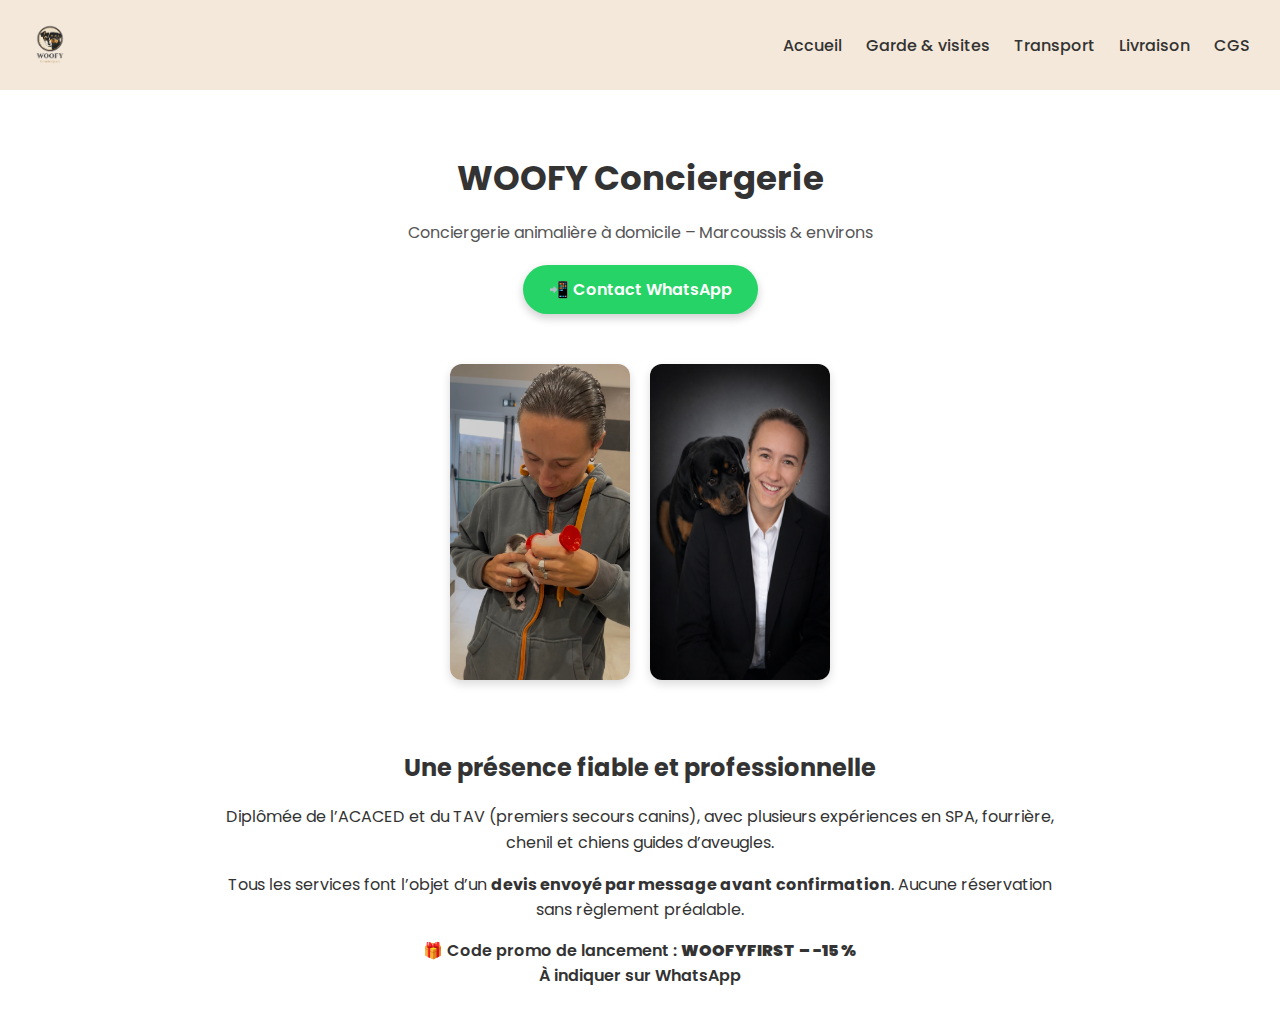
<file: index.html>
<!DOCTYPE html>
<html lang="fr">
<head>
  <meta charset="UTF-8">
  <title>WOOFY Conciergerie</title>
  <meta name="viewport" content="width=device-width, initial-scale=1.0">
  <link rel="stylesheet" href="style.css">
  <link href="https://fonts.googleapis.com/css2?family=Poppins:wght@300;400;600&display=swap" rel="stylesheet">
</head>

<body class="home-page">

<header class="site-header">
  <img src="images/logo.png" alt="Logo Woofy" class="logo">

  <nav class="nav">
    <a href="index.html">Accueil</a>
    <a href="garde-visite.html">Garde & visites</a>
    <a href="transport.html">Transport</a>
    <a href="livraison.html">Livraison</a>
    <a href="cgs.html">CGS</a>
  </nav>
</header>

<section class="hero">
  <h1>WOOFY Conciergerie</h1>
  <p>Conciergerie animalière à domicile – Marcoussis & environs</p>

  <a class="btn-whatsapp" href="https://wa.me/33629771911">
    📲 Contact WhatsApp
  </a>
</section>

<section class="home-images">
  <img src="images/photo1.jpg" alt="Garde animale">
  <img src="images/photo2.jpg" alt="Soins animaliers">
</section>

<section class="home-text">
  <h2>Une présence fiable et professionnelle</h2>

  <p>
    Diplômée de l’ACACED et du TAV (premiers secours canins),  
    avec plusieurs expériences en SPA, fourrière, chenil et chiens guides d’aveugles.
  </p>

  <p>
    Tous les services font l’objet d’un <strong>devis envoyé par message avant confirmation</strong>.  
    Aucune réservation sans règlement préalable.
  </p>

  <p class="promo">
    🎁 Code promo de lancement : <strong>WOOFYFIRST – -15 %</strong><br>
    À indiquer sur WhatsApp
  </p>
</section>

</body>
</html>
</file>
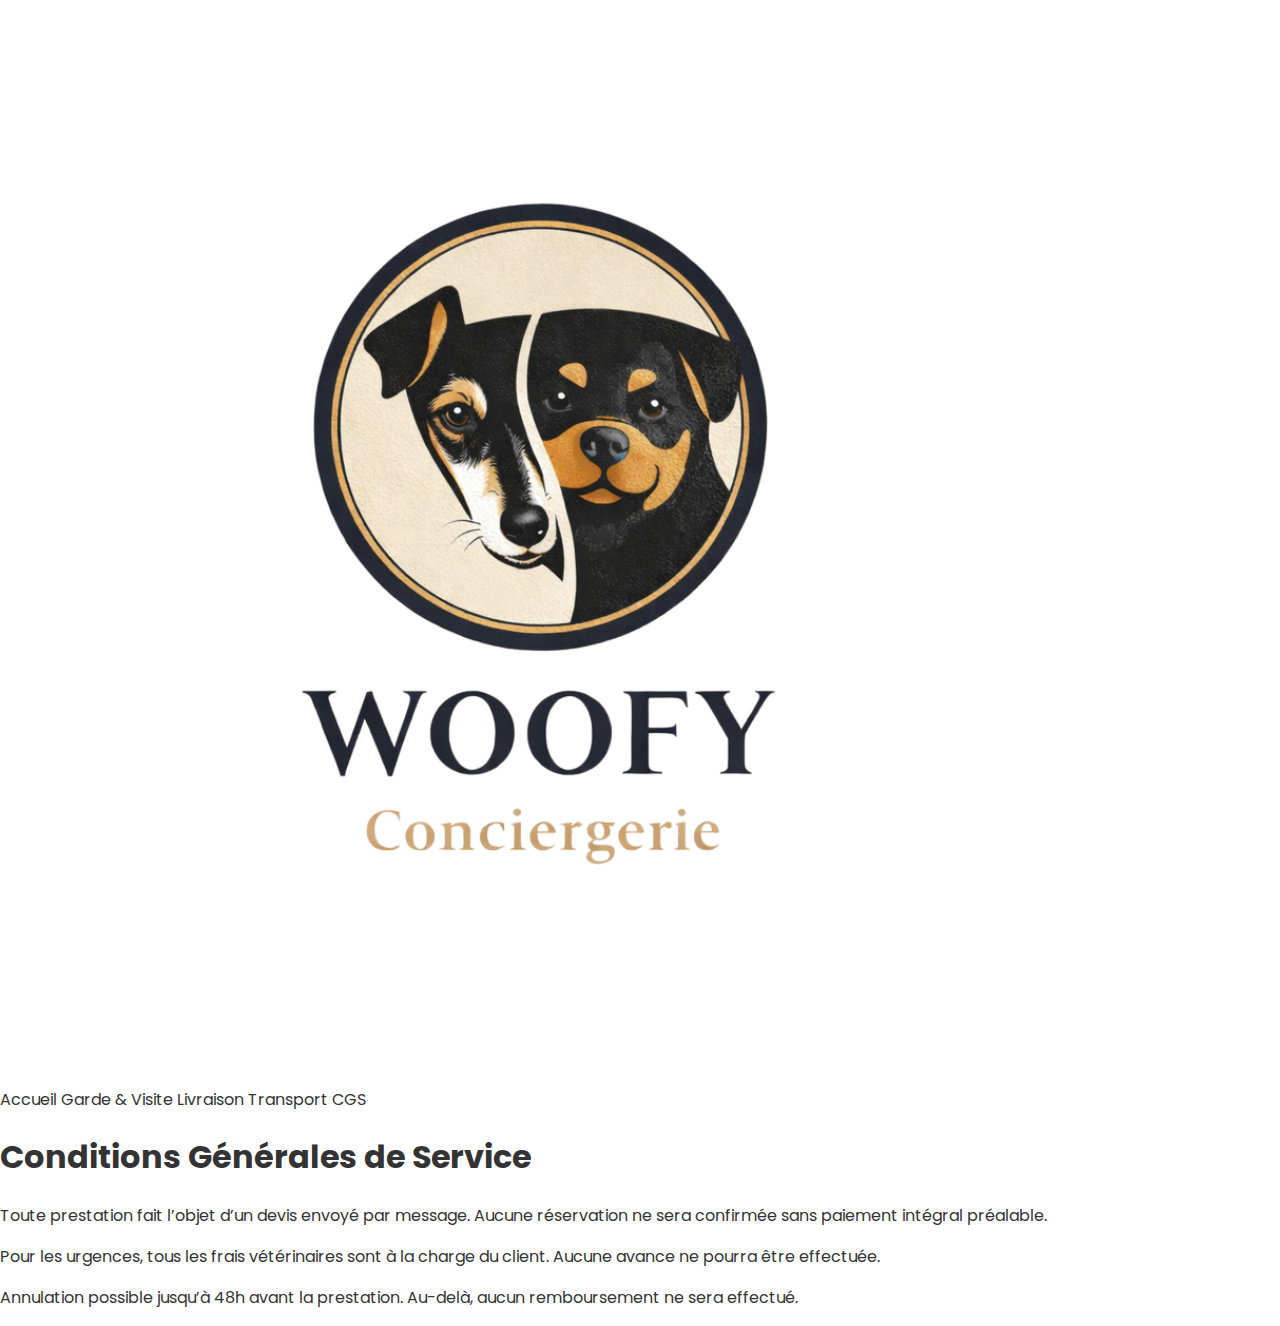
<file: cgs.html>
<!DOCTYPE html>
<html lang="fr">
<head>
<meta charset="UTF-8">
<meta name="viewport" content="width=device-width, initial-scale=1.0">
<title>Conditions Générales</title>

<link href="https://fonts.googleapis.com/css2?family=Poppins:wght@300;400;500;600&display=swap" rel="stylesheet">
<link rel="stylesheet" href="style.css">
</head>

<body>

<header>
<img src="images/logo.png">
<nav>
<a href="index.html">Accueil</a>
<a href="garde-visite.html">Garde & Visite</a>
<a href="livraison.html">Livraison</a>
<a href="transport.html">Transport</a>
<a href="cgs.html">CGS</a>
</nav>
</header>

<div class="container">

<h1>Conditions Générales de Service</h1>

<p>
Toute prestation fait l’objet d’un devis envoyé par message.
Aucune réservation ne sera confirmée sans paiement intégral préalable.
</p>

<p>
Pour les urgences, tous les frais vétérinaires sont à la charge du client.
Aucune avance ne pourra être effectuée.
</p>

<p>
Annulation possible jusqu’à 48h avant la prestation.
Au-delà, aucun remboursement ne sera effectué.
</p>

</div>

</body>
</html>
</file>
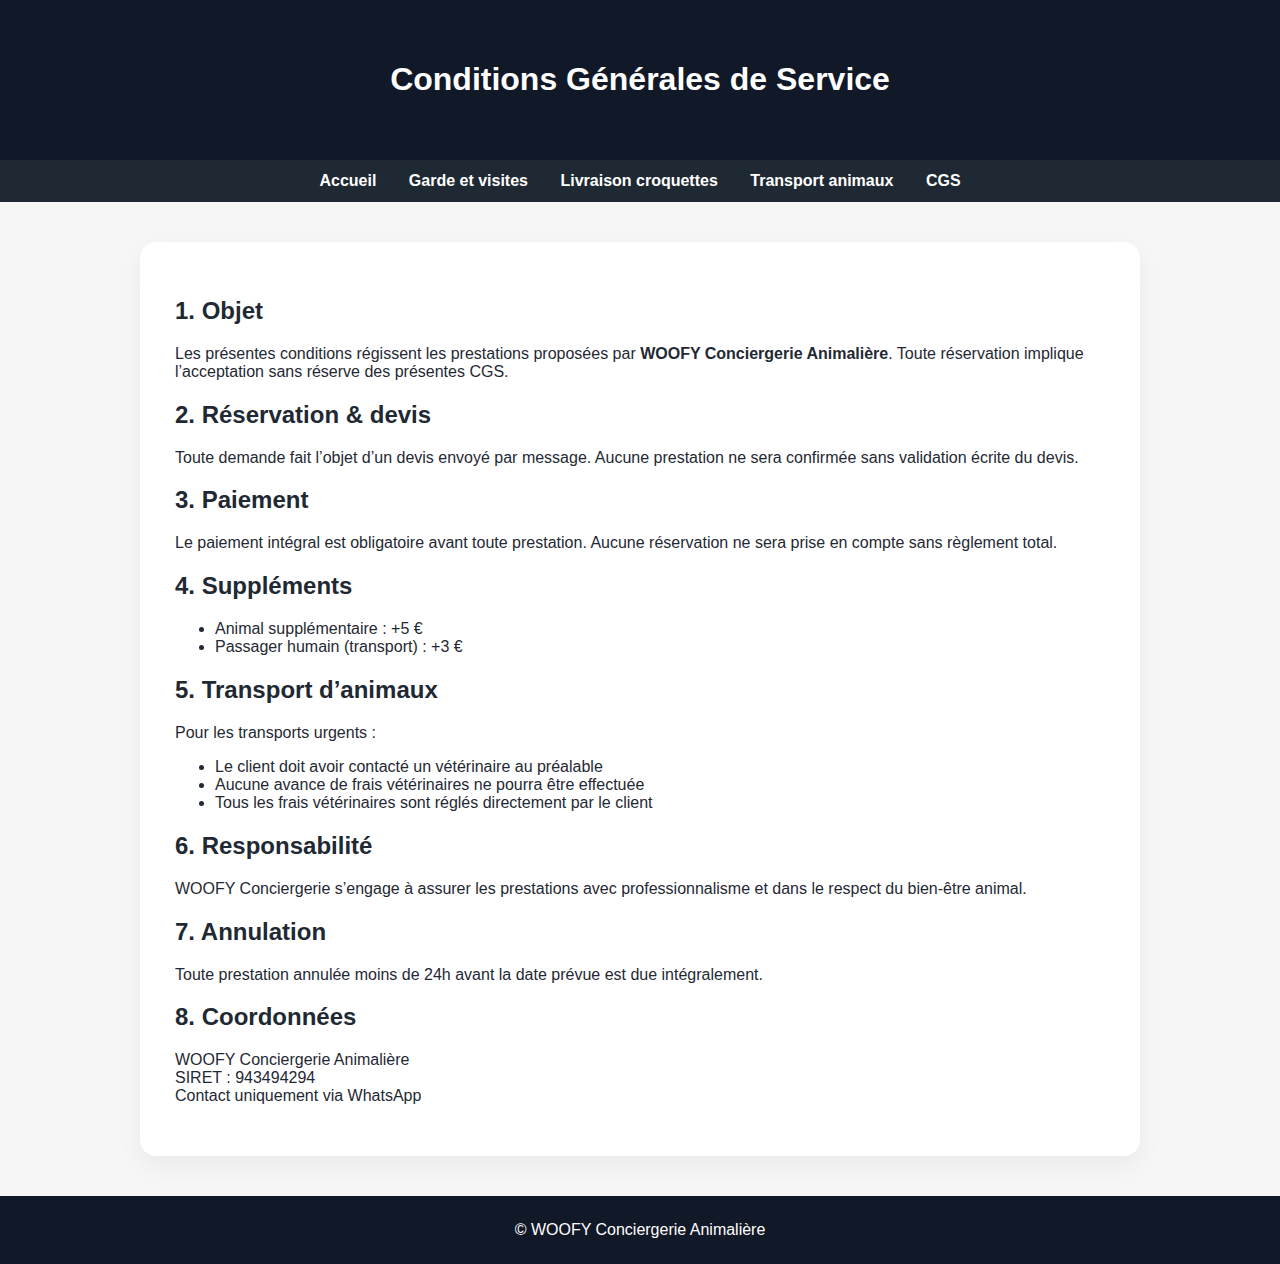
<file: conditions.html>
<!DOCTYPE html>
<html lang="fr">
<head>
<meta charset="UTF-8">
<title>Conditions Générales – WOOFY Conciergerie</title>
<meta name="viewport" content="width=device-width, initial-scale=1.0">
<style>
body{margin:0;font-family:Arial,Helvetica,sans-serif;background:#f6f6f6;color:#1f2933}
header{background:#111827;color:#fff;padding:40px 20px;text-align:center}
nav{background:#1f2933;padding:12px;text-align:center}
nav a{color:#fff;margin:0 14px;text-decoration:none;font-weight:bold}
section{max-width:1000px;margin:auto;padding:40px 20px}
.card{background:#fff;padding:35px;border-radius:16px;box-shadow:0 10px 25px rgba(0,0,0,.05)}
footer{background:#111827;color:#fff;text-align:center;padding:25px}
</style>
</head>

<body>

<header>
<h1>Conditions Générales de Service</h1>
</header>

<nav>
  <a href="index.html">Accueil</a>
  <a href="garde-visites.html">Garde et visites</a>
  <a href="livraison-croquettes.html">Livraison croquettes</a>
  <a href="transport-animaux.html">Transport animaux</a>
  <a href="conditions.html">CGS</a>
</nav>

<section>
<div class="card">

<h2>1. Objet</h2>
<p>
Les présentes conditions régissent les prestations proposées par
<strong>WOOFY Conciergerie Animalière</strong>.
Toute réservation implique l’acceptation sans réserve des présentes CGS.
</p>

<h2>2. Réservation & devis</h2>
<p>
Toute demande fait l’objet d’un devis envoyé par message.
Aucune prestation ne sera confirmée sans validation écrite du devis.
</p>

<h2>3. Paiement</h2>
<p>
Le paiement intégral est obligatoire avant toute prestation.
Aucune réservation ne sera prise en compte sans règlement total.
</p>

<h2>4. Suppléments</h2>
<ul>
<li>Animal supplémentaire : +5 €</li>
<li>Passager humain (transport) : +3 €</li>
</ul>

<h2>5. Transport d’animaux</h2>
<p>
Pour les transports urgents :
</p>
<ul>
<li>Le client doit avoir contacté un vétérinaire au préalable</li>
<li>Aucune avance de frais vétérinaires ne pourra être effectuée</li>
<li>Tous les frais vétérinaires sont réglés directement par le client</li>
</ul>

<h2>6. Responsabilité</h2>
<p>
WOOFY Conciergerie s’engage à assurer les prestations avec professionnalisme
et dans le respect du bien-être animal.
</p>

<h2>7. Annulation</h2>
<p>
Toute prestation annulée moins de 24h avant la date prévue est due intégralement.
</p>

<h2>8. Coordonnées</h2>
<p>
WOOFY Conciergerie Animalière<br>
SIRET : 943494294<br>
Contact uniquement via WhatsApp
</p>

</div>
</section>

<footer>
© WOOFY Conciergerie Animalière
</footer>

</body>
</html>
</file>
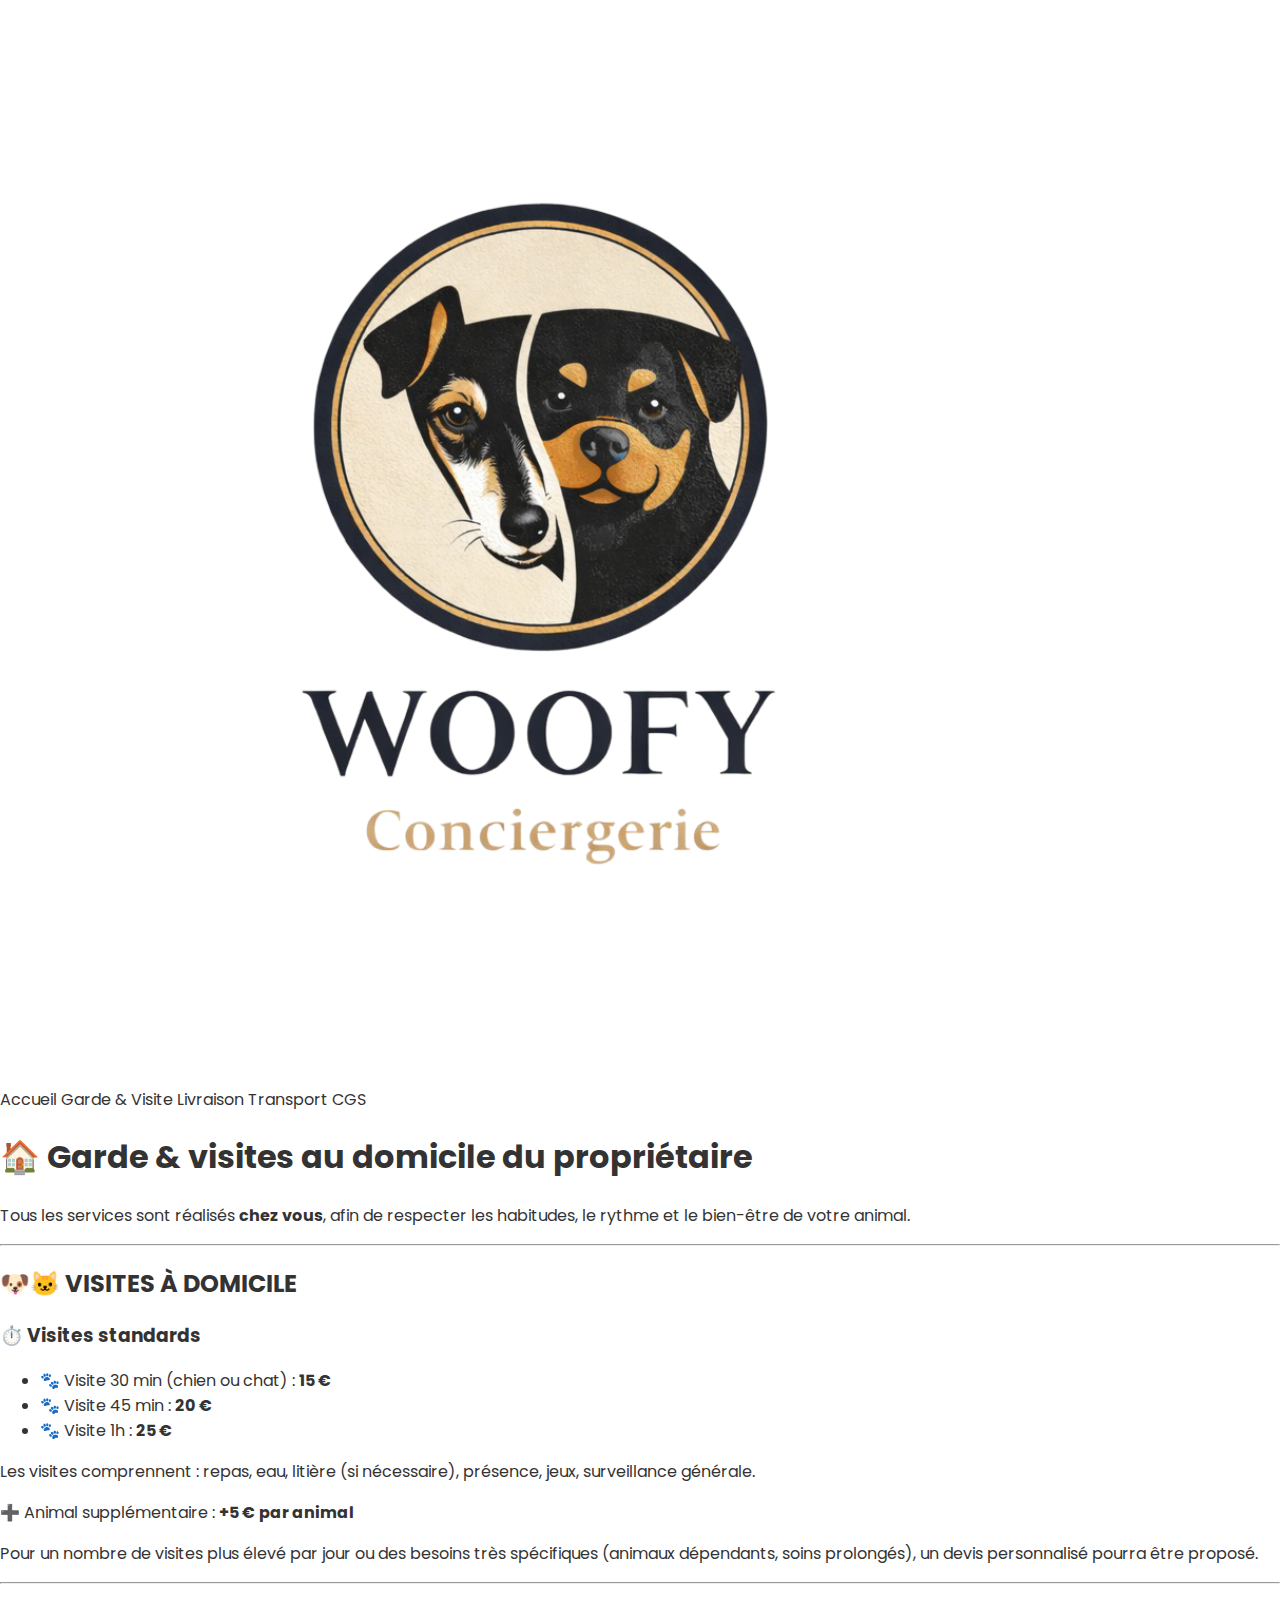
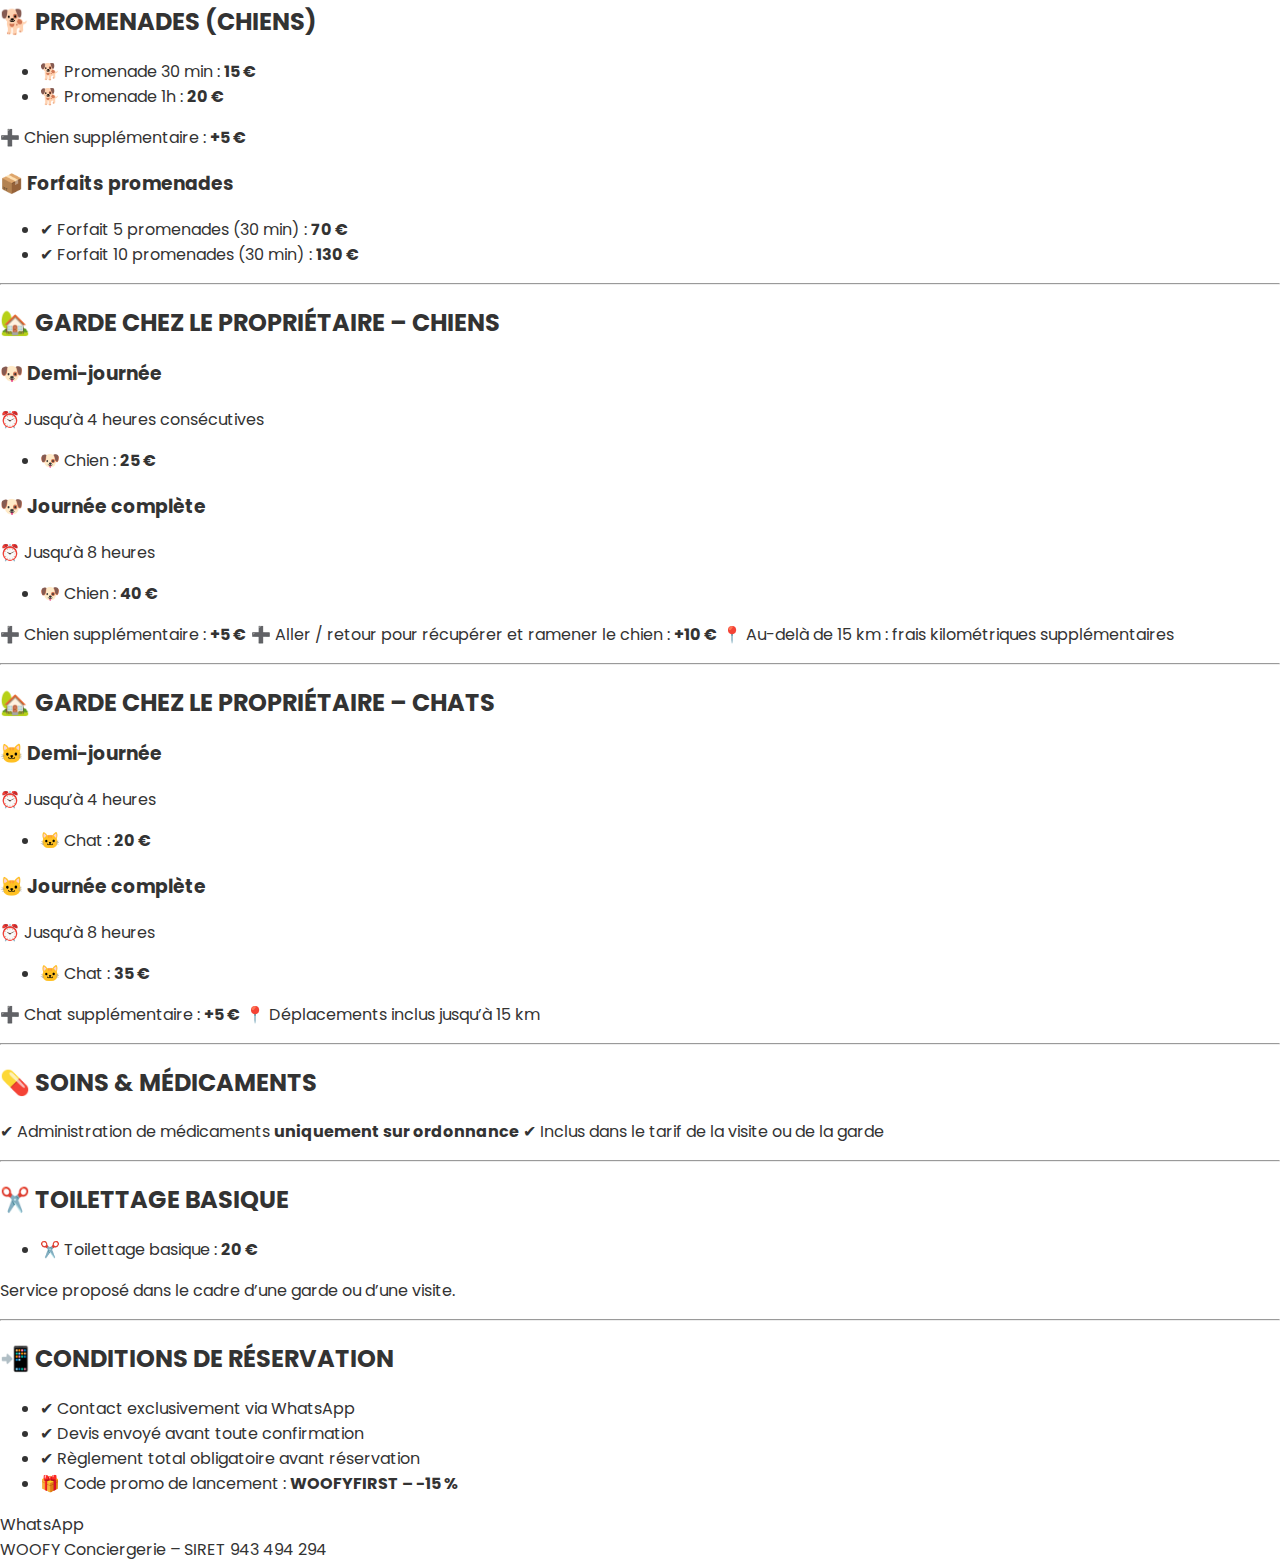
<file: garde-visite.html>
<!DOCTYPE html>
<html lang="fr">
<head>
<meta charset="UTF-8">
<meta name="viewport" content="width=device-width, initial-scale=1.0">
<title>Garde & Visite – WOOFY Conciergerie</title>

<link href="https://fonts.googleapis.com/css2?family=Poppins:wght@300;400;500;600&display=swap" rel="stylesheet">
<link rel="stylesheet" href="style.css">
</head>

<body>

<header>
  <img src="images/logo.png" alt="WOOFY Conciergerie">
  <nav>
    <a href="index.html">Accueil</a>
    <a href="garde-visite.html">Garde & Visite</a>
    <a href="livraison.html">Livraison</a>
    <a href="transport.html">Transport</a>
    <a href="cgs.html">CGS</a>
  </nav>
</header>

<div class="container">

<h1>🏠 Garde & visites au domicile du propriétaire</h1>

<p>
Tous les services sont réalisés <strong>chez vous</strong>, afin de respecter
les habitudes, le rythme et le bien-être de votre animal.
</p>

<hr>

<h2>🐶🐱 VISITES À DOMICILE</h2>

<h3>⏱️ Visites standards</h3>

<ul>
  <li>🐾 Visite 30 min (chien ou chat) : <strong>15 €</strong></li>
  <li>🐾 Visite 45 min : <strong>20 €</strong></li>
  <li>🐾 Visite 1h : <strong>25 €</strong></li>
</ul>

<p>
Les visites comprennent :
repas, eau, litière (si nécessaire), présence, jeux, surveillance générale.
</p>

<p>
➕ Animal supplémentaire : <strong>+5 € par animal</strong>
</p>

<p>
Pour un nombre de visites plus élevé par jour ou des besoins très spécifiques
(animaux dépendants, soins prolongés),
un devis personnalisé pourra être proposé.
</p>

<hr>

<h2>🐕 PROMENADES (CHIENS)</h2>

<ul>
  <li>🐕 Promenade 30 min : <strong>15 €</strong></li>
  <li>🐕 Promenade 1h : <strong>20 €</strong></li>
</ul>

<p>
➕ Chien supplémentaire : <strong>+5 €</strong>
</p>

<h3>📦 Forfaits promenades</h3>

<ul>
  <li>✔ Forfait 5 promenades (30 min) : <strong>70 €</strong></li>
  <li>✔ Forfait 10 promenades (30 min) : <strong>130 €</strong></li>
</ul>

<hr>

<h2>🏡 GARDE CHEZ LE PROPRIÉTAIRE – CHIENS</h2>

<h3>🐶 Demi-journée</h3>
<p>⏰ Jusqu’à 4 heures consécutives</p>
<ul>
  <li>🐶 Chien : <strong>25 €</strong></li>
</ul>

<h3>🐶 Journée complète</h3>
<p>⏰ Jusqu’à 8 heures</p>
<ul>
  <li>🐶 Chien : <strong>40 €</strong></li>
</ul>

<p>
➕ Chien supplémentaire : <strong>+5 €</strong>  
➕ Aller / retour pour récupérer et ramener le chien : <strong>+10 €</strong>  
📍 Au-delà de 15 km : frais kilométriques supplémentaires
</p>

<hr>

<h2>🏡 GARDE CHEZ LE PROPRIÉTAIRE – CHATS</h2>

<h3>🐱 Demi-journée</h3>
<p>⏰ Jusqu’à 4 heures</p>
<ul>
  <li>🐱 Chat : <strong>20 €</strong></li>
</ul>

<h3>🐱 Journée complète</h3>
<p>⏰ Jusqu’à 8 heures</p>
<ul>
  <li>🐱 Chat : <strong>35 €</strong></li>
</ul>

<p>
➕ Chat supplémentaire : <strong>+5 €</strong>  
📍 Déplacements inclus jusqu’à 15 km
</p>

<hr>

<h2>💊 SOINS & MÉDICAMENTS</h2>

<p>
✔ Administration de médicaments <strong>uniquement sur ordonnance</strong>  
✔ Inclus dans le tarif de la visite ou de la garde
</p>

<hr>

<h2>✂️ TOILETTAGE BASIQUE</h2>

<ul>
  <li>✂️ Toilettage basique : <strong>20 €</strong></li>
</ul>

<p>
Service proposé dans le cadre d’une garde ou d’une visite.
</p>

<hr>

<h2>📲 CONDITIONS DE RÉSERVATION</h2>

<ul>
  <li>✔ Contact exclusivement via WhatsApp</li>
  <li>✔ Devis envoyé avant toute confirmation</li>
  <li>✔ Règlement total obligatoire avant réservation</li>
  <li>🎁 Code promo de lancement : <strong>WOOFYFIRST – -15 %</strong></li>
</ul>

</div>

<a class="whatsapp-btn" href="https://wa.me/33629771911">WhatsApp</a>

<footer>
  WOOFY Conciergerie – SIRET 943 494 294
</footer>

</body>
</html>
</file>
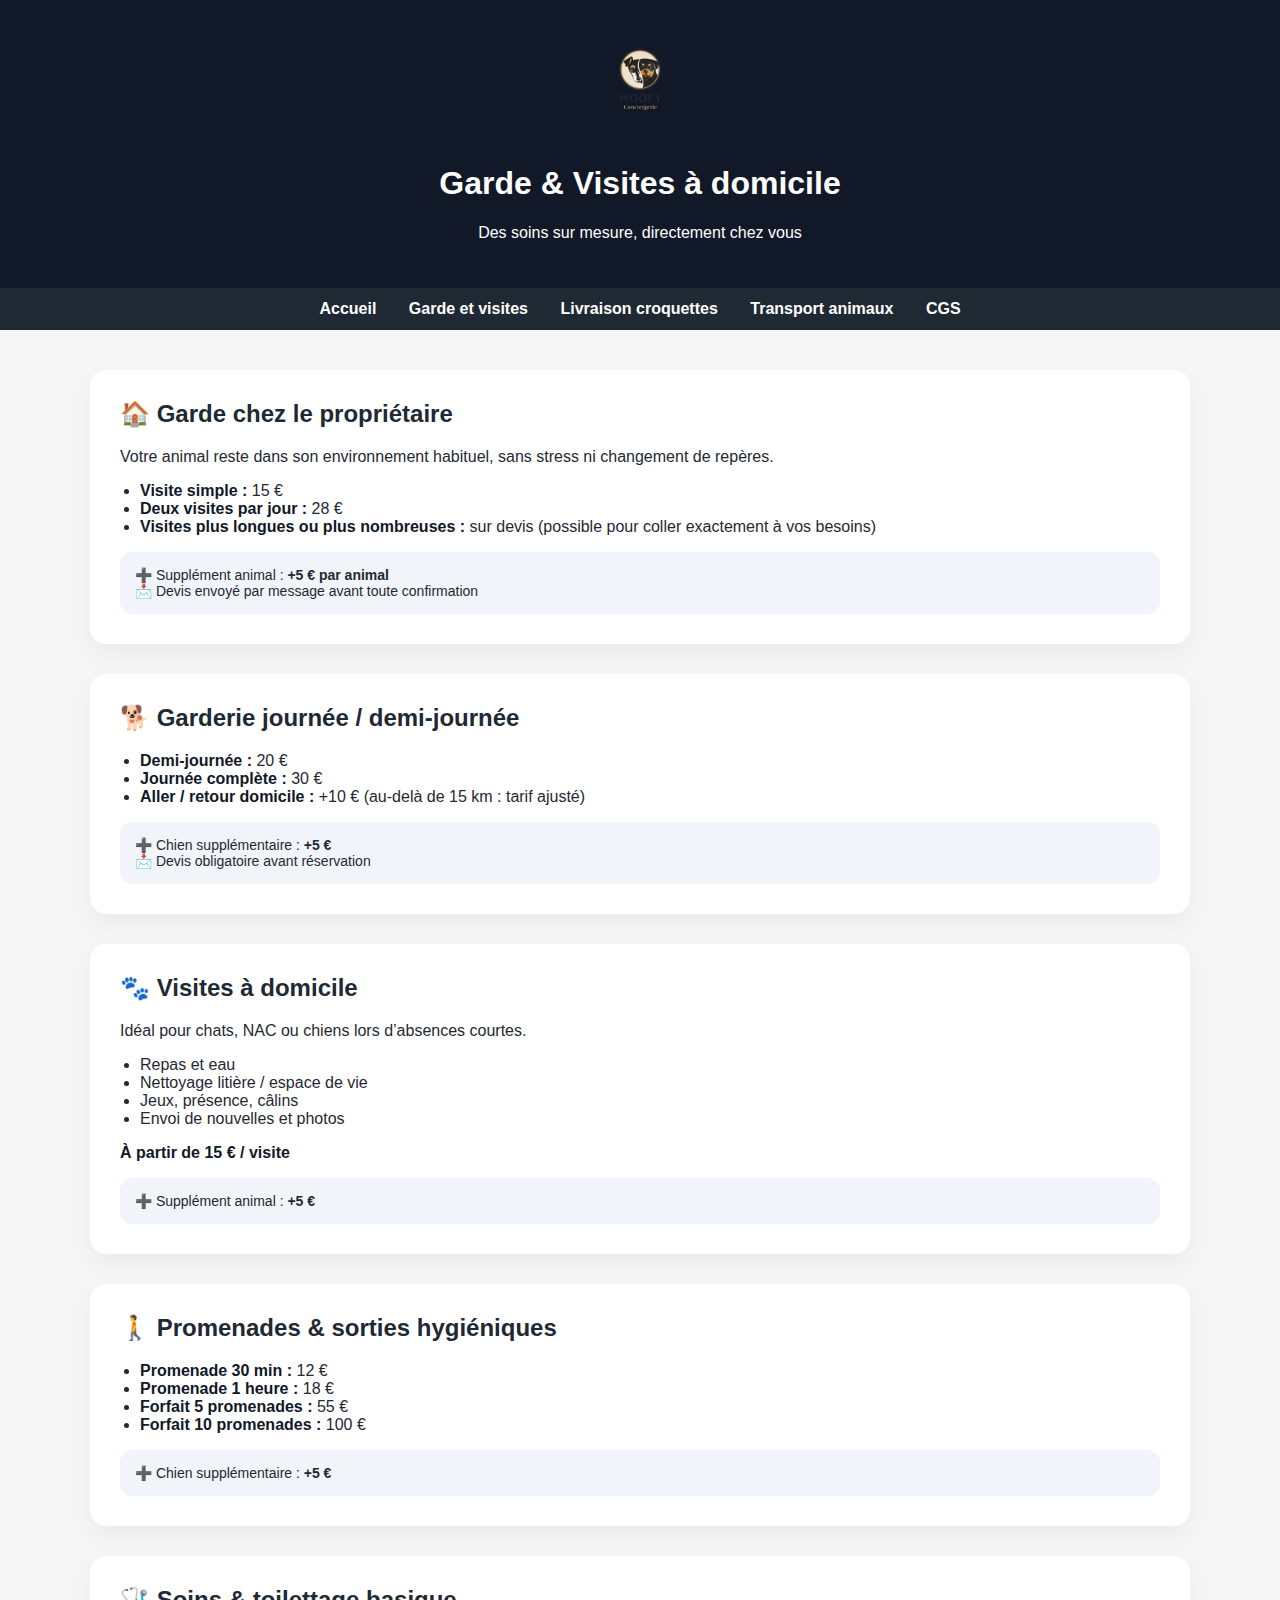
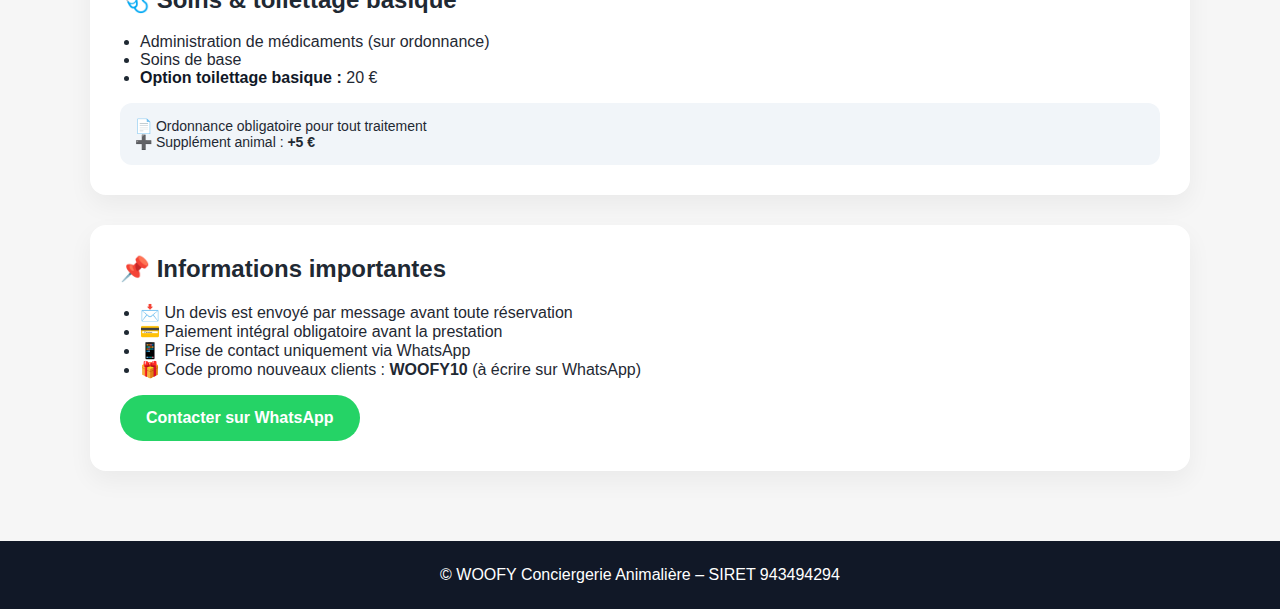
<file: garde-visites.html>
<!DOCTYPE html>
<html lang="fr">
<head>
<meta charset="UTF-8">
<title>Garde et visites – WOOFY Conciergerie</title>
<meta name="viewport" content="width=device-width, initial-scale=1.0">
<style>
body{margin:0;font-family:Arial,Helvetica,sans-serif;background:#f6f6f6;color:#1f2933}
header{background:#111827;color:#fff;padding:30px 20px;text-align:center}
header img{max-width:100px;margin-bottom:10px}
nav{background:#1f2933;padding:12px;text-align:center}
nav a{color:#fff;margin:0 14px;text-decoration:none;font-weight:bold}
section{max-width:1100px;margin:auto;padding:40px 20px}
.card{background:#fff;padding:30px;border-radius:16px;box-shadow:0 10px 25px rgba(0,0,0,.05);margin-bottom:30px}
h2{margin-top:0}
.price{font-weight:bold;color:#111827}
ul{padding-left:20px}
.btn{background:#25D366;color:#fff;padding:14px 26px;border-radius:30px;text-decoration:none;font-weight:bold;display:inline-block}
footer{background:#111827;color:#fff;text-align:center;padding:25px}
.note{background:#f1f5f9;padding:15px;border-radius:12px;margin-top:15px;font-size:14px}
</style>
</head>

<body>

<header>
  <img src="logo.png" alt="Woofy">
  <h1>Garde & Visites à domicile</h1>
  <p>Des soins sur mesure, directement chez vous</p>
</header>

<nav>
  <a href="index.html">Accueil</a>
  <a href="garde-visites.html">Garde et visites</a>
  <a href="livraison-croquettes.html">Livraison croquettes</a>
  <a href="transport-animaux.html">Transport animaux</a>
  <a href="conditions.html">CGS</a>
</nav>

<section>

<div class="card">
<h2>🏠 Garde chez le propriétaire</h2>
<p>
Votre animal reste dans son environnement habituel, sans stress ni changement de repères.
</p>
<ul>
<li><span class="price">Visite simple :</span> 15 €</li>
<li><span class="price">Deux visites par jour :</span> 28 €</li>
<li><span class="price">Visites plus longues ou plus nombreuses :</span> sur devis (possible pour coller exactement à vos besoins)</li>
</ul>
<div class="note">
➕ Supplément animal : <strong>+5 € par animal</strong><br>
📩 Devis envoyé par message avant toute confirmation
</div>
</div>

<div class="card">
<h2>🐕 Garderie journée / demi-journée</h2>
<ul>
<li><span class="price">Demi-journée :</span> 20 €</li>
<li><span class="price">Journée complète :</span> 30 €</li>
<li><span class="price">Aller / retour domicile :</span> +10 € (au-delà de 15 km : tarif ajusté)</li>
</ul>
<div class="note">
➕ Chien supplémentaire : <strong>+5 €</strong><br>
📩 Devis obligatoire avant réservation
</div>
</div>

<div class="card">
<h2>🐾 Visites à domicile</h2>
<p>
Idéal pour chats, NAC ou chiens lors d’absences courtes.
</p>
<ul>
<li>Repas et eau</li>
<li>Nettoyage litière / espace de vie</li>
<li>Jeux, présence, câlins</li>
<li>Envoi de nouvelles et photos</li>
</ul>
<p class="price">À partir de 15 € / visite</p>
<div class="note">
➕ Supplément animal : <strong>+5 €</strong>
</div>
</div>

<div class="card">
<h2>🚶 Promenades & sorties hygiéniques</h2>
<ul>
<li><span class="price">Promenade 30 min :</span> 12 €</li>
<li><span class="price">Promenade 1 heure :</span> 18 €</li>
<li><span class="price">Forfait 5 promenades :</span> 55 €</li>
<li><span class="price">Forfait 10 promenades :</span> 100 €</li>
</ul>
<div class="note">
➕ Chien supplémentaire : <strong>+5 €</strong>
</div>
</div>

<div class="card">
<h2>🩺 Soins & toilettage basique</h2>
<ul>
<li>Administration de médicaments (sur ordonnance)</li>
<li>Soins de base</li>
<li><span class="price">Option toilettage basique :</span> 20 €</li>
</ul>
<div class="note">
📄 Ordonnance obligatoire pour tout traitement<br>
➕ Supplément animal : <strong>+5 €</strong>
</div>
</div>

<div class="card">
<h2>📌 Informations importantes</h2>
<ul>
<li>📩 Un devis est envoyé par message avant toute réservation</li>
<li>💳 Paiement intégral obligatoire avant la prestation</li>
<li>📱 Prise de contact uniquement via WhatsApp</li>
<li>🎁 Code promo nouveaux clients : <strong>WOOFY10</strong> (à écrire sur WhatsApp)</li>
</ul>
<a class="btn" href="https://wa.me/33629771911">Contacter sur WhatsApp</a>
</div>

</section>

<footer>
© WOOFY Conciergerie Animalière – SIRET 943494294
</footer>

</body>
</html>
</file>
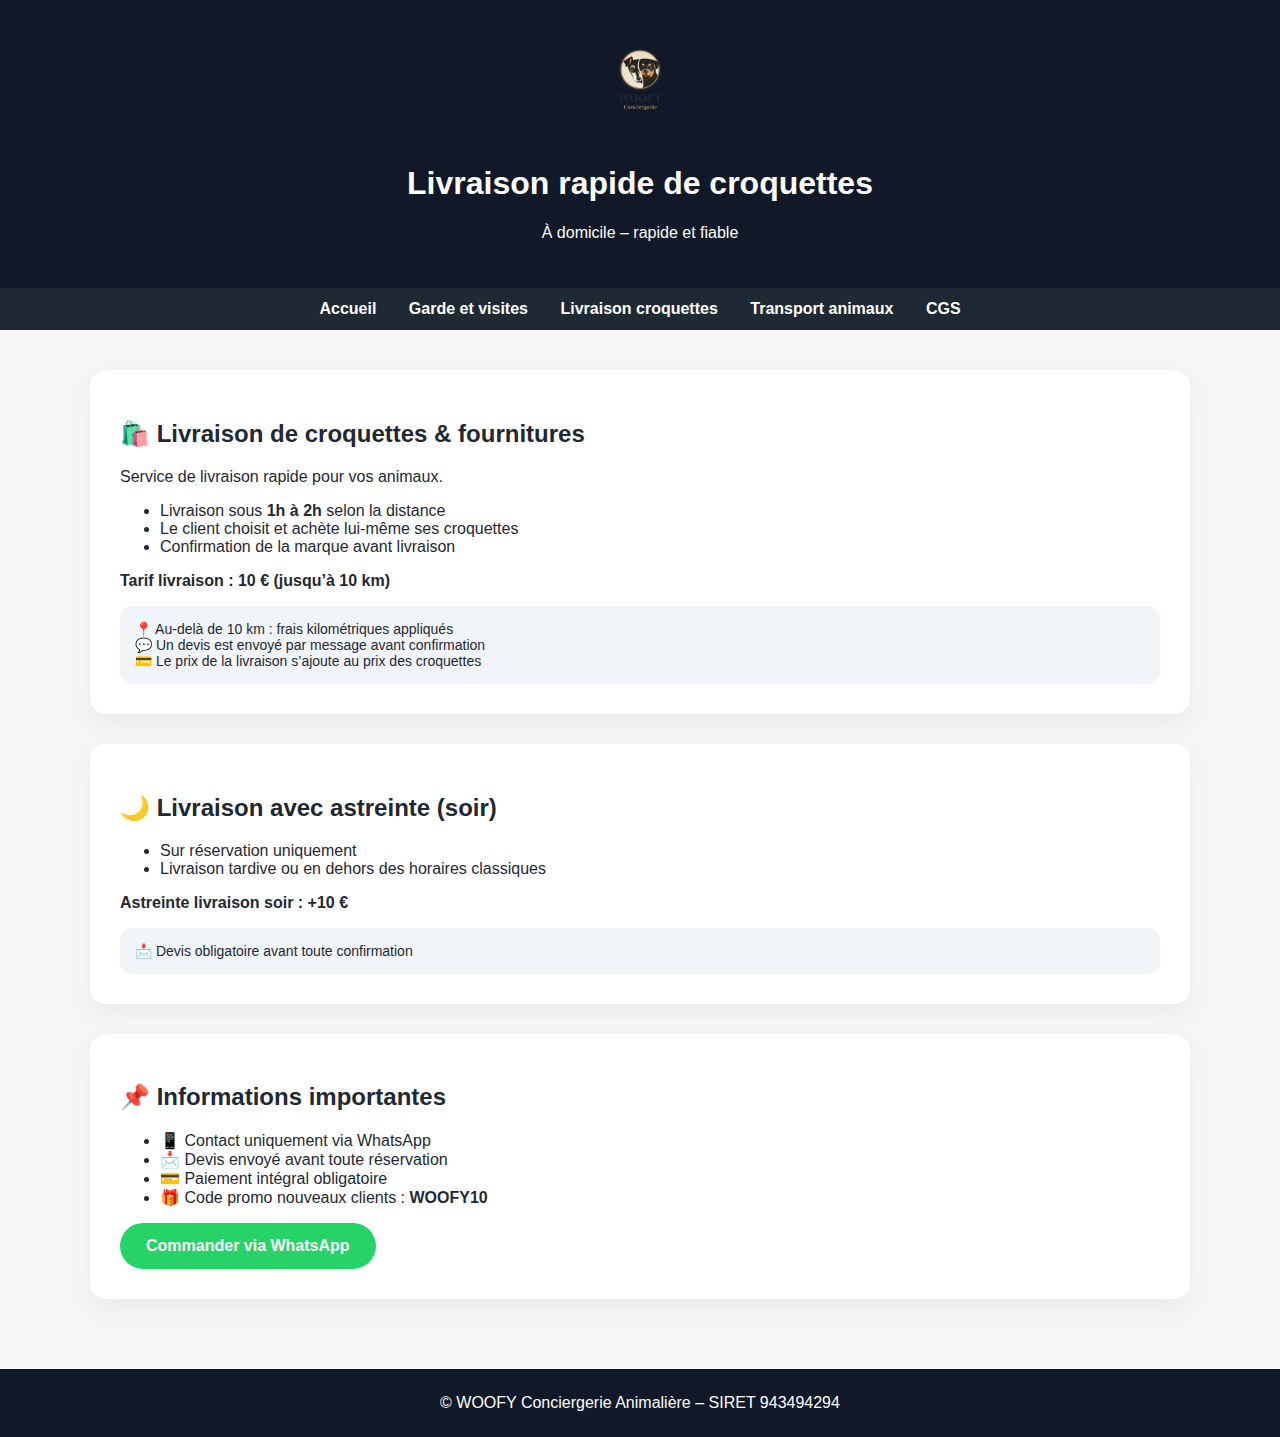
<file: livraison-croquettes.html>
<!DOCTYPE html>
<html lang="fr">
<head>
<meta charset="UTF-8">
<title>Livraison de croquettes – WOOFY Conciergerie</title>
<meta name="viewport" content="width=device-width, initial-scale=1.0">
<style>
body{margin:0;font-family:Arial,Helvetica,sans-serif;background:#f6f6f6;color:#1f2933}
header{background:#111827;color:#fff;padding:30px 20px;text-align:center}
header img{max-width:100px;margin-bottom:10px}
nav{background:#1f2933;padding:12px;text-align:center}
nav a{color:#fff;margin:0 14px;text-decoration:none;font-weight:bold}
section{max-width:1100px;margin:auto;padding:40px 20px}
.card{background:#fff;padding:30px;border-radius:16px;box-shadow:0 10px 25px rgba(0,0,0,.05);margin-bottom:30px}
.price{font-weight:bold}
.note{background:#f1f5f9;padding:15px;border-radius:12px;margin-top:15px;font-size:14px}
.btn{background:#25D366;color:#fff;padding:14px 26px;border-radius:30px;text-decoration:none;font-weight:bold;display:inline-block}
footer{background:#111827;color:#fff;text-align:center;padding:25px}
</style>
</head>

<body>

<header>
  <img src="logo.png" alt="Woofy">
  <h1>Livraison rapide de croquettes</h1>
  <p>À domicile – rapide et fiable</p>
</header>

<nav>
  <a href="index.html">Accueil</a>
  <a href="garde-visites.html">Garde et visites</a>
  <a href="livraison-croquettes.html">Livraison croquettes</a>
  <a href="transport-animaux.html">Transport animaux</a>
  <a href="conditions.html">CGS</a>
</nav>

<section>

<div class="card">
<h2>🛍️ Livraison de croquettes & fournitures</h2>
<p>
Service de livraison rapide pour vos animaux.
</p>
<ul>
<li>Livraison sous <strong>1h à 2h</strong> selon la distance</li>
<li>Le client choisit et achète lui-même ses croquettes</li>
<li>Confirmation de la marque avant livraison</li>
</ul>

<p class="price">Tarif livraison : 10 € (jusqu’à 10 km)</p>

<div class="note">
📍 Au-delà de 10 km : frais kilométriques appliqués<br>
💬 Un devis est envoyé par message avant confirmation<br>
💳 Le prix de la livraison s’ajoute au prix des croquettes
</div>
</div>

<div class="card">
<h2>🌙 Livraison avec astreinte (soir)</h2>
<ul>
<li>Sur réservation uniquement</li>
<li>Livraison tardive ou en dehors des horaires classiques</li>
</ul>

<p class="price">Astreinte livraison soir : +10 €</p>

<div class="note">
📩 Devis obligatoire avant toute confirmation
</div>
</div>

<div class="card">
<h2>📌 Informations importantes</h2>
<ul>
<li>📱 Contact uniquement via WhatsApp</li>
<li>📩 Devis envoyé avant toute réservation</li>
<li>💳 Paiement intégral obligatoire</li>
<li>🎁 Code promo nouveaux clients : <strong>WOOFY10</strong></li>
</ul>

<a class="btn" href="https://wa.me/33629771911">Commander via WhatsApp</a>
</div>

</section>

<footer>
© WOOFY Conciergerie Animalière – SIRET 943494294
</footer>

</body>
</html>
</file>
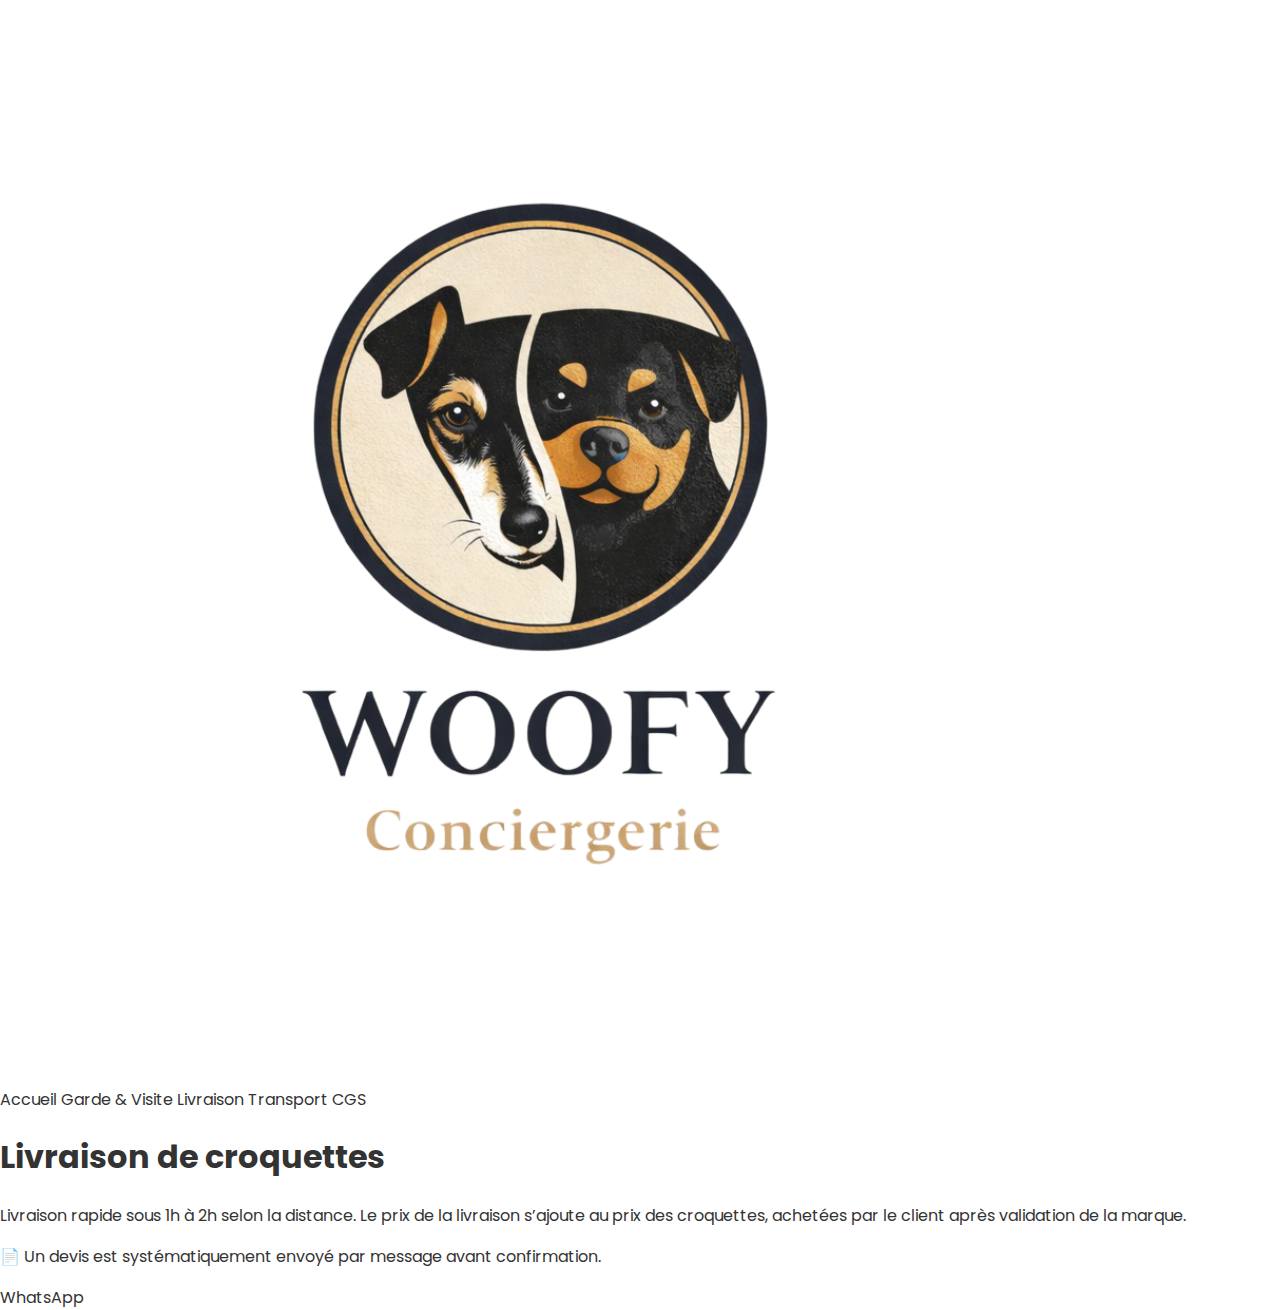
<file: livraison.html>
<!DOCTYPE html>
<html lang="fr">
<head>
<meta charset="UTF-8">
<meta name="viewport" content="width=device-width, initial-scale=1.0">
<title>Livraison Croquettes</title>

<link href="https://fonts.googleapis.com/css2?family=Poppins:wght@300;400;500;600&display=swap" rel="stylesheet">
<link rel="stylesheet" href="style.css">
</head>

<body>

<header>
<img src="images/logo.png">
<nav>
<a href="index.html">Accueil</a>
<a href="garde-visite.html">Garde & Visite</a>
<a href="livraison.html">Livraison</a>
<a href="transport.html">Transport</a>
<a href="cgs.html">CGS</a>
</nav>
</header>

<div class="container">

<h1>Livraison de croquettes</h1>

<p>
Livraison rapide sous 1h à 2h selon la distance.
Le prix de la livraison s’ajoute au prix des croquettes,
achetées par le client après validation de la marque.
</p>

<p>
📄 Un devis est systématiquement envoyé par message avant confirmation.
</p>

</div>

<a class="whatsapp-btn" href="https://wa.me/33629771911">WhatsApp</a>
</body>
</html>
</file>
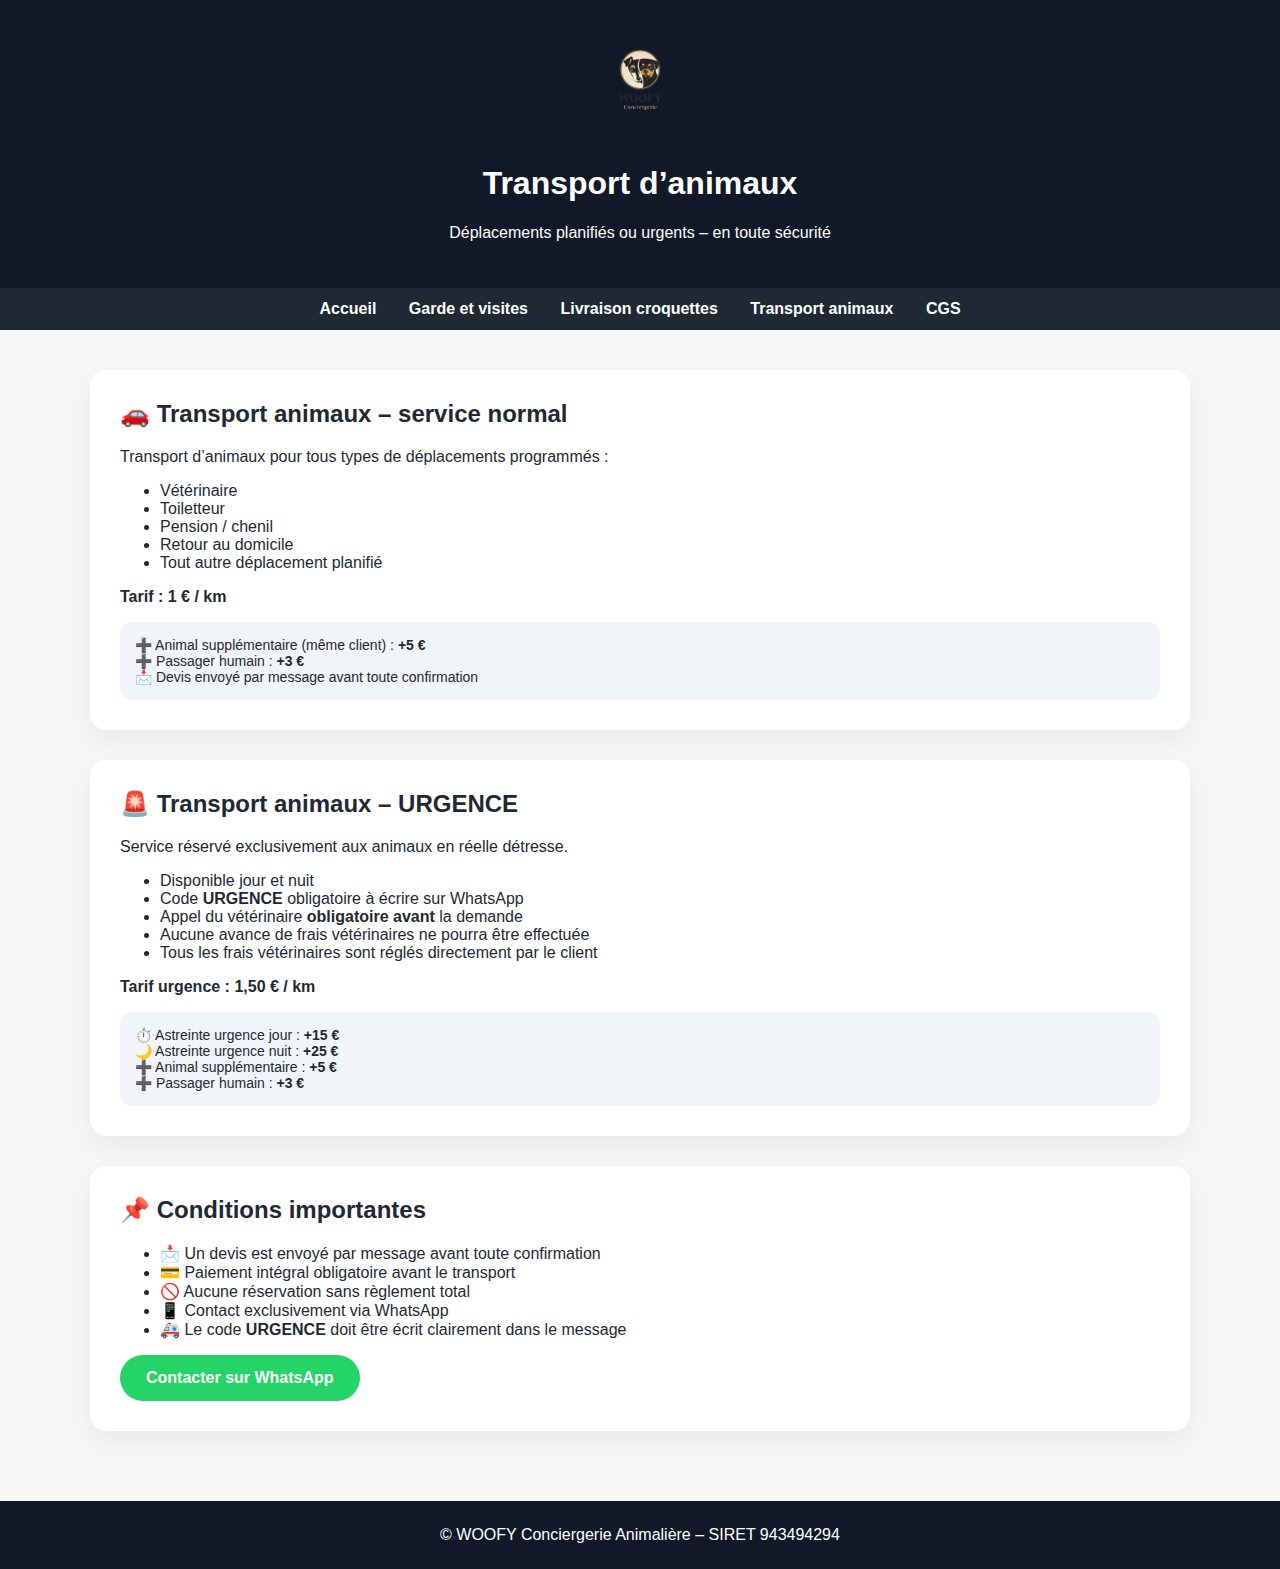
<file: transport-animaux.html>
<!DOCTYPE html>
<html lang="fr">
<head>
<meta charset="UTF-8">
<title>Transport animaux – WOOFY Conciergerie</title>
<meta name="viewport" content="width=device-width, initial-scale=1.0">
<style>
body{margin:0;font-family:Arial,Helvetica,sans-serif;background:#f6f6f6;color:#1f2933}
header{background:#111827;color:#fff;padding:30px 20px;text-align:center}
header img{max-width:100px;margin-bottom:10px}
nav{background:#1f2933;padding:12px;text-align:center}
nav a{color:#fff;margin:0 14px;text-decoration:none;font-weight:bold}
section{max-width:1100px;margin:auto;padding:40px 20px}
.card{background:#fff;padding:30px;border-radius:16px;box-shadow:0 10px 25px rgba(0,0,0,.05);margin-bottom:30px}
h2{margin-top:0}
.price{font-weight:bold}
.note{background:#f1f5f9;padding:15px;border-radius:12px;margin-top:15px;font-size:14px}
.btn{background:#25D366;color:#fff;padding:14px 26px;border-radius:30px;text-decoration:none;font-weight:bold;display:inline-block}
footer{background:#111827;color:#fff;text-align:center;padding:25px}
</style>
</head>

<body>

<header>
  <img src="logo.png" alt="Woofy">
  <h1>Transport d’animaux</h1>
  <p>Déplacements planifiés ou urgents – en toute sécurité</p>
</header>

<nav>
  <a href="index.html">Accueil</a>
  <a href="garde-visites.html">Garde et visites</a>
  <a href="livraison-croquettes.html">Livraison croquettes</a>
  <a href="transport-animaux.html">Transport animaux</a>
  <a href="conditions.html">CGS</a>
</nav>

<section>

<div class="card">
<h2>🚗 Transport animaux – service normal</h2>
<p>
Transport d’animaux pour tous types de déplacements programmés :
</p>
<ul>
<li>Vétérinaire</li>
<li>Toiletteur</li>
<li>Pension / chenil</li>
<li>Retour au domicile</li>
<li>Tout autre déplacement planifié</li>
</ul>

<p class="price">Tarif : 1 € / km</p>

<div class="note">
➕ Animal supplémentaire (même client) : <strong>+5 €</strong><br>
➕ Passager humain : <strong>+3 €</strong><br>
📩 Devis envoyé par message avant toute confirmation
</div>
</div>

<div class="card">
<h2>🚨 Transport animaux – URGENCE</h2>
<p>
Service réservé exclusivement aux animaux en réelle détresse.
</p>
<ul>
<li>Disponible jour et nuit</li>
<li>Code <strong>URGENCE</strong> obligatoire à écrire sur WhatsApp</li>
<li>Appel du vétérinaire <strong>obligatoire avant</strong> la demande</li>
<li>Aucune avance de frais vétérinaires ne pourra être effectuée</li>
<li>Tous les frais vétérinaires sont réglés directement par le client</li>
</ul>

<p class="price">Tarif urgence : 1,50 € / km</p>

<div class="note">
⏱️ Astreinte urgence jour : <strong>+15 €</strong><br>
🌙 Astreinte urgence nuit : <strong>+25 €</strong><br>
➕ Animal supplémentaire : <strong>+5 €</strong><br>
➕ Passager humain : <strong>+3 €</strong>
</div>
</div>

<div class="card">
<h2>📌 Conditions importantes</h2>
<ul>
<li>📩 Un devis est envoyé par message avant toute confirmation</li>
<li>💳 Paiement intégral obligatoire avant le transport</li>
<li>🚫 Aucune réservation sans règlement total</li>
<li>📱 Contact exclusivement via WhatsApp</li>
<li>🚑 Le code <strong>URGENCE</strong> doit être écrit clairement dans le message</li>
</ul>
<a class="btn" href="https://wa.me/33629771911">Contacter sur WhatsApp</a>
</div>

</section>

<footer>
© WOOFY Conciergerie Animalière – SIRET 943494294
</footer>

</body>
</html>
</file>
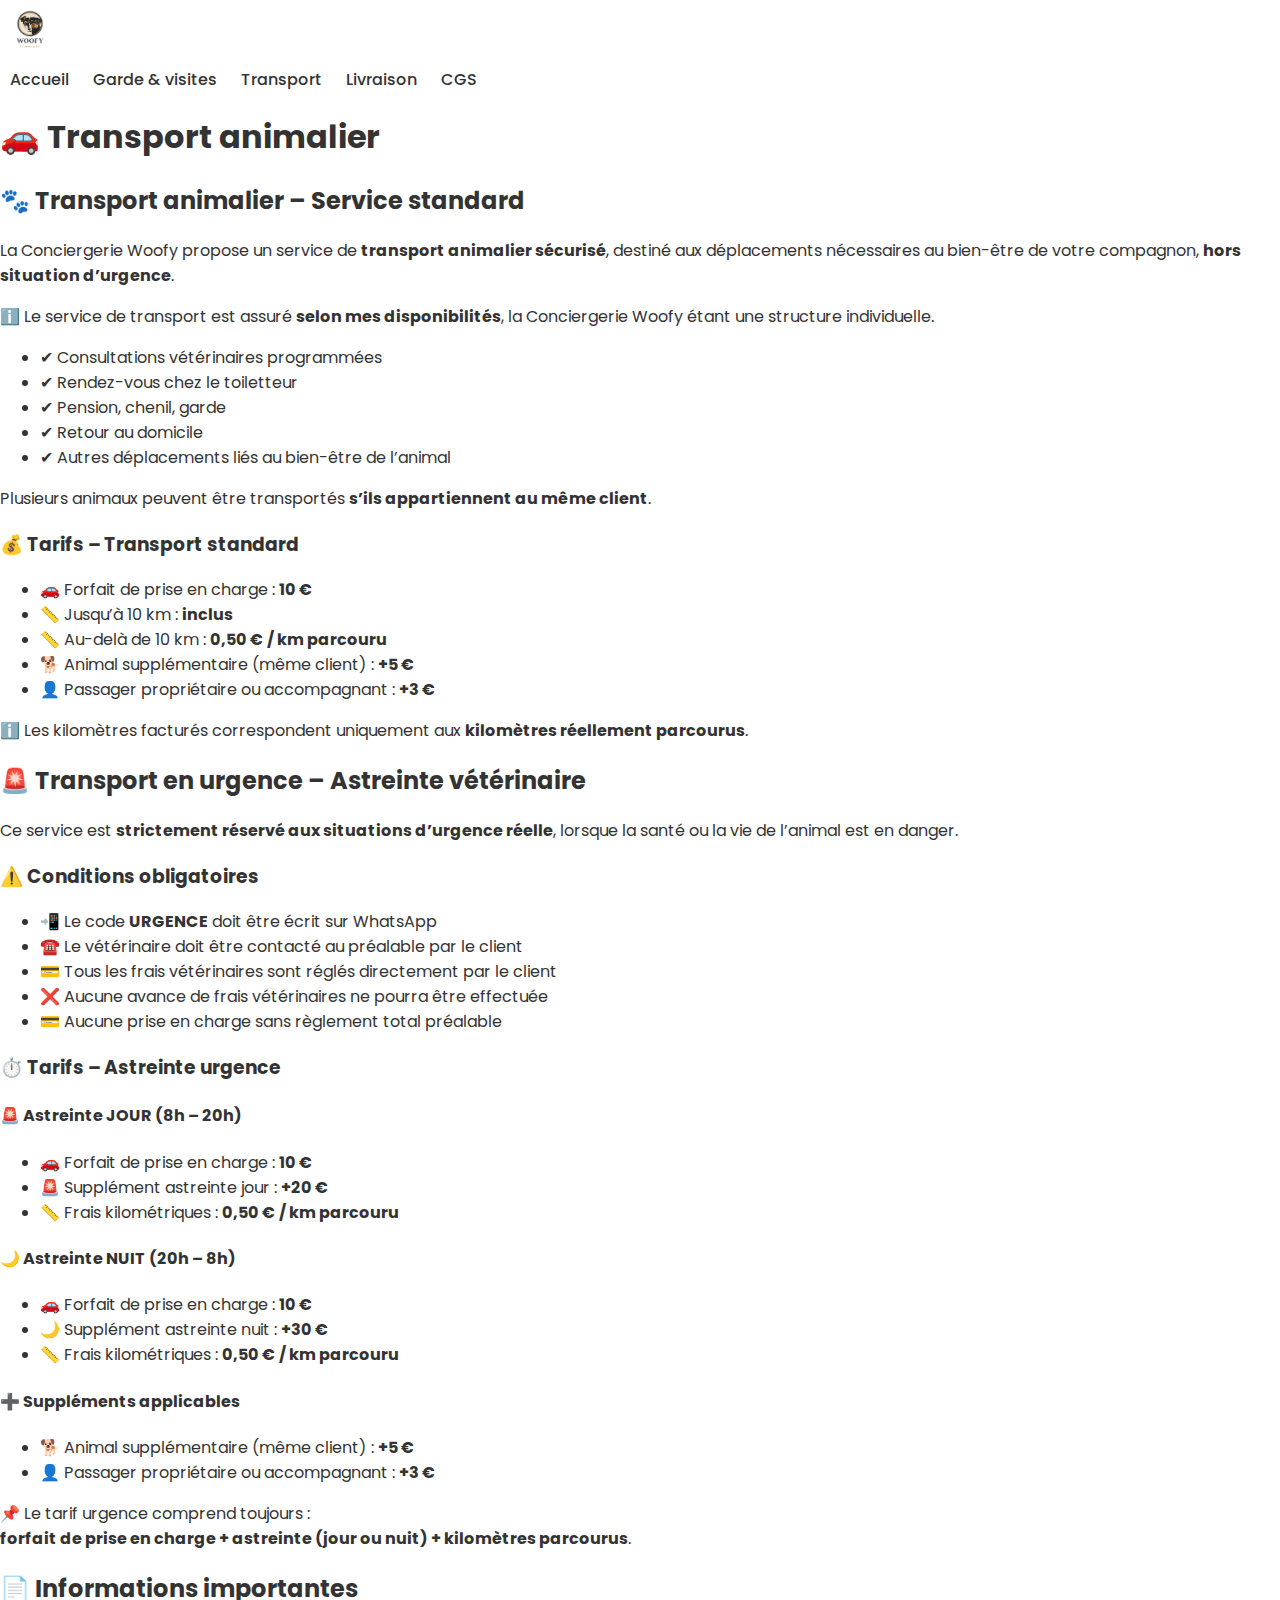
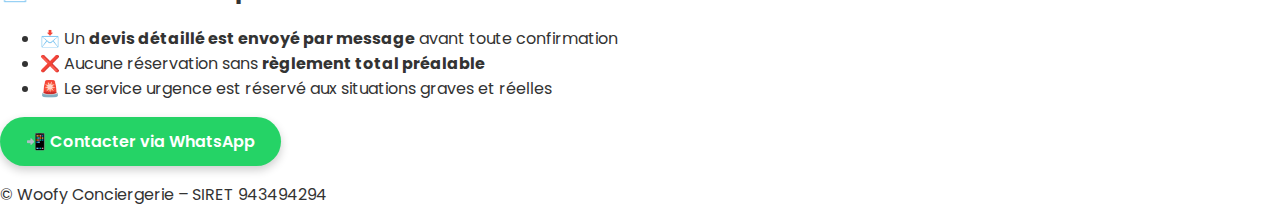
<file: transport.html>
<!DOCTYPE html>
<html lang="fr">
<head>
  <meta charset="UTF-8">
  <title>Transport animalier | Woofy Conciergerie</title>
  <meta name="viewport" content="width=device-width, initial-scale=1.0">

  <!-- Police -->
  <link href="https://fonts.googleapis.com/css2?family=Poppins:wght@300;400;500;600&display=swap" rel="stylesheet">

  <!-- CSS -->
  <link rel="stylesheet" href="style.css">
</head>

<body>

<header class="header">
  <img src="logo.png" alt="Woofy Conciergerie" class="logo">

  <nav class="nav">
    <a href="index.html">Accueil</a>
    <a href="garde-visite.html">Garde & visites</a>
    <a href="transport.html" class="active">Transport</a>
    <a href="livraison.html">Livraison</a>
    <a href="cgs.html">CGS</a>
  </nav>
</header>

<main class="container">

  <h1>🚗 Transport animalier</h1>

  <!-- TRANSPORT STANDARD -->
  <section class="card">
    <h2>🐾 Transport animalier – Service standard</h2>

    <p>
      La Conciergerie Woofy propose un service de
      <strong>transport animalier sécurisé</strong>,
      destiné aux déplacements nécessaires au bien-être de votre compagnon,
      <strong>hors situation d’urgence</strong>.
    </p>

    <p class="note">
      ℹ️ Le service de transport est assuré <strong>selon mes disponibilités</strong>,
      la Conciergerie Woofy étant une structure individuelle.
    </p>

    <ul>
      <li>✔ Consultations vétérinaires programmées</li>
      <li>✔ Rendez-vous chez le toiletteur</li>
      <li>✔ Pension, chenil, garde</li>
      <li>✔ Retour au domicile</li>
      <li>✔ Autres déplacements liés au bien-être de l’animal</li>
    </ul>

    <p>
      Plusieurs animaux peuvent être transportés
      <strong>s’ils appartiennent au même client</strong>.
    </p>

    <h3>💰 Tarifs – Transport standard</h3>

    <ul>
      <li>🚗 Forfait de prise en charge : <strong>10 €</strong></li>
      <li>📏 Jusqu’à 10 km : <strong>inclus</strong></li>
      <li>📏 Au-delà de 10 km : <strong>0,50 € / km parcouru</strong></li>
      <li>🐕 Animal supplémentaire (même client) : <strong>+5 €</strong></li>
      <li>👤 Passager propriétaire ou accompagnant : <strong>+3 €</strong></li>
    </ul>

    <p class="note">
      ℹ️ Les kilomètres facturés correspondent uniquement
      aux <strong>kilomètres réellement parcourus</strong>.
    </p>
  </section>

  <!-- TRANSPORT URGENCE -->
  <section class="card urgent">
    <h2>🚨 Transport en urgence – Astreinte vétérinaire</h2>

    <p>
      Ce service est <strong>strictement réservé aux situations d’urgence réelle</strong>,
      lorsque la santé ou la vie de l’animal est en danger.
    </p>

    <h3>⚠️ Conditions obligatoires</h3>
    <ul>
      <li>📲 Le code <strong>URGENCE</strong> doit être écrit sur WhatsApp</li>
      <li>☎️ Le vétérinaire doit être contacté au préalable par le client</li>
      <li>💳 Tous les frais vétérinaires sont réglés directement par le client</li>
      <li>❌ Aucune avance de frais vétérinaires ne pourra être effectuée</li>
      <li>💳 Aucune prise en charge sans règlement total préalable</li>
    </ul>

    <h3>⏱️ Tarifs – Astreinte urgence</h3>

    <h4>🚨 Astreinte JOUR (8h – 20h)</h4>
    <ul>
      <li>🚗 Forfait de prise en charge : <strong>10 €</strong></li>
      <li>🚨 Supplément astreinte jour : <strong>+20 €</strong></li>
      <li>📏 Frais kilométriques : <strong>0,50 € / km parcouru</strong></li>
    </ul>

    <h4>🌙 Astreinte NUIT (20h – 8h)</h4>
    <ul>
      <li>🚗 Forfait de prise en charge : <strong>10 €</strong></li>
      <li>🌙 Supplément astreinte nuit : <strong>+30 €</strong></li>
      <li>📏 Frais kilométriques : <strong>0,50 € / km parcouru</strong></li>
    </ul>

    <h4>➕ Suppléments applicables</h4>
    <ul>
      <li>🐕 Animal supplémentaire (même client) : <strong>+5 €</strong></li>
      <li>👤 Passager propriétaire ou accompagnant : <strong>+3 €</strong></li>
    </ul>

    <p class="note">
      📌 Le tarif urgence comprend toujours :<br>
      <strong>forfait de prise en charge + astreinte (jour ou nuit) + kilomètres parcourus</strong>.
    </p>
  </section>

  <!-- INFOS IMPORTANTES -->
  <section class="card">
    <h2>📄 Informations importantes</h2>

    <ul>
      <li>📩 Un <strong>devis détaillé est envoyé par message</strong> avant toute confirmation</li>
      <li>❌ Aucune réservation sans <strong>règlement total préalable</strong></li>
      <li>🚨 Le service urgence est réservé aux situations graves et réelles</li>
    </ul>

    <a href="https://wa.me/33629771911" class="btn-whatsapp">
      📲 Contacter via WhatsApp
    </a>
  </section>

</main>

<footer class="footer">
  <p>© Woofy Conciergerie – SIRET 943494294</p>
</footer>

</body>
</html>
</file>
<file: style.css>
/* ===== GLOBAL ===== */
body {
  margin: 0;
  font-family: 'Poppins', sans-serif;
  background: #fff;
  color: #333;
}

a {
  text-decoration: none;
  color: inherit;
}

/* ===== HEADER ===== */
.site-header {
  background: #f3e8d9;
  padding: 15px 20px;
  display: flex;
  align-items: center;
  justify-content: space-between;
  flex-wrap: wrap;
}

.logo {
  height: 60px;
}

.nav a {
  margin: 0 10px;
  font-weight: 500;
}

/* ===== ACCUEIL UNIQUEMENT ===== */
.home-page .hero {
  text-align: center;
  padding: 40px 20px 20px;
}

.home-page .hero h1 {
  font-size: 34px;
  margin-bottom: 8px;
}

.home-page .hero p {
  color: #555;
  margin-bottom: 20px;
}

.btn-whatsapp {
  background: #25D366;
  color: #fff;
  padding: 12px 26px;
  border-radius: 30px;
  font-weight: 600;
  display: inline-block;
  box-shadow: 0 4px 10px rgba(0,0,0,0.2);
}

/* Images accueil */
.home-page .home-images {
  display: flex;
  justify-content: center;
  gap: 20px;
  margin: 30px 0;
}

.home-page .home-images img {
  width: 180px;
  border-radius: 12px;
  box-shadow: 0 4px 10px rgba(0,0,0,0.15);
}

/* Texte accueil */
.home-page .home-text {
  max-width: 850px;
  margin: auto;
  text-align: center;
  padding: 20px;
}

.home-page .home-text p {
  line-height: 1.6;
  margin-bottom: 12px;
}

.promo {
  margin-top: 15px;
  font-weight: 600;
}

/* ===== MOBILE ===== */
@media (max-width: 768px) {
  .site-header {
    justify-content: center;
    text-align: center;
  }

  .nav {
    width: 100%;
    margin-top: 10px;
  }

  .home-page .home-images {
    flex-direction: column;
  }

  .home-page .home-images img {
    width: 90%;
    max-width: 300px;
  }
}
</file>
